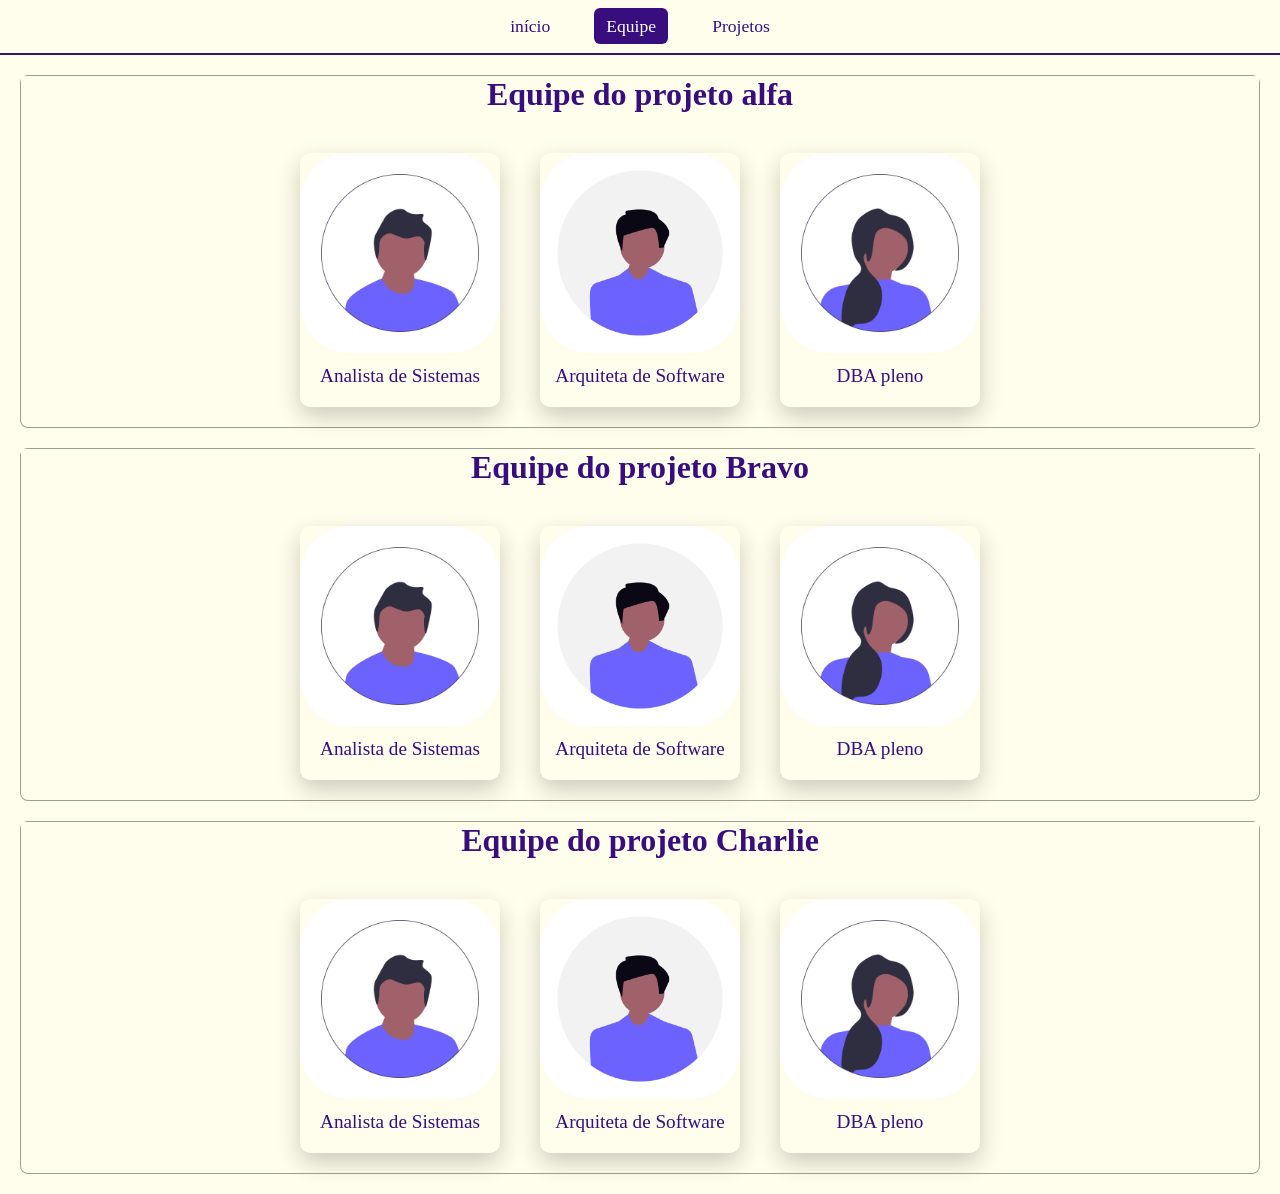
<file: 15 - CSS/index.html>
<!DOCTYPE html>
<html lang="en">

<head>
    <meta charset="UTF-8">
    <meta name="viewport" content="width=device-width, initial-scale=1.0">
    <link rel="stylesheet" href="./css/style.css">
    <title>Box</title>
</head>

<body>
    <header class="cabecalho">
        <nav arial-label="Navegação principal">
            <ul class="nav-lista">
                <li>
                    <a href="#">início</a>
                </li>
                <li>
                    <a href="#" aria-current="equipe">Equipe</a>
                </li>
                <li>
                    <a href="#">Projetos</a>
                </li>
            </ul>
        </nav>
    </header>

    <section class="container-cards">
        <h2 id="titulo-membros">Equipe do projeto alfa</h2>

        <figure class="card-membro">
            <img class="imagens" src="./img/persona-1.png" alt="Analista de Sistemas Junior">
            <figcaption>Analista de Sistemas</figcaption>
        </figure>

        <figure class="card-membro">
            <img class="imagens" src="./img/persona-2.png" alt="Analista de Sistemas Junior">
            <figcaption>Arquiteta de Software</figcaption>
        </figure>

        <figure class="card-membro">
            <img class="imagens" src="./img/persona-3.png" alt="Analista de Sistemas Junior">
            <figcaption>DBA pleno</figcaption>
        </figure>
    </section>

    <section class="container-cards">
        <h2 id="titulo-membros">Equipe do projeto Bravo</h2>

        <figure class="card-membro">
            <img class="imagens" src="./img/persona-1.png" alt="Analista de Sistemas Junior">
            <figcaption>Analista de Sistemas</figcaption>
        </figure>

        <figure class="card-membro">
            <img class="imagens" src="./img/persona-2.png" alt="Analista de Sistemas Junior">
            <figcaption>Arquiteta de Software</figcaption>
        </figure>

        <figure class="card-membro">
            <img class="imagens" src="./img/persona-3.png" alt="Analista de Sistemas Junior">
            <figcaption>DBA pleno</figcaption>
        </figure>
    </section>

    <section class="container-cards">
        <h2 id="titulo-membros">Equipe do projeto Charlie</h2>

        <figure class="card-membro">
            <img class="imagens" src="./img/persona-1.png" alt="Analista de Sistemas Junior">
            <figcaption>Analista de Sistemas</figcaption>
        </figure>

        <figure class="card-membro">
            <img class="imagens" src="./img/persona-2.png" alt="Analista de Sistemas Junior">
            <figcaption>Arquiteta de Software</figcaption>
        </figure>

        <figure class="card-membro">
            <img class="imagens" src="./img/persona-3.png" alt="Analista de Sistemas Junior">
            <figcaption>DBA pleno</figcaption>
        </figure>
    </section>
</body>
</html>
</file>
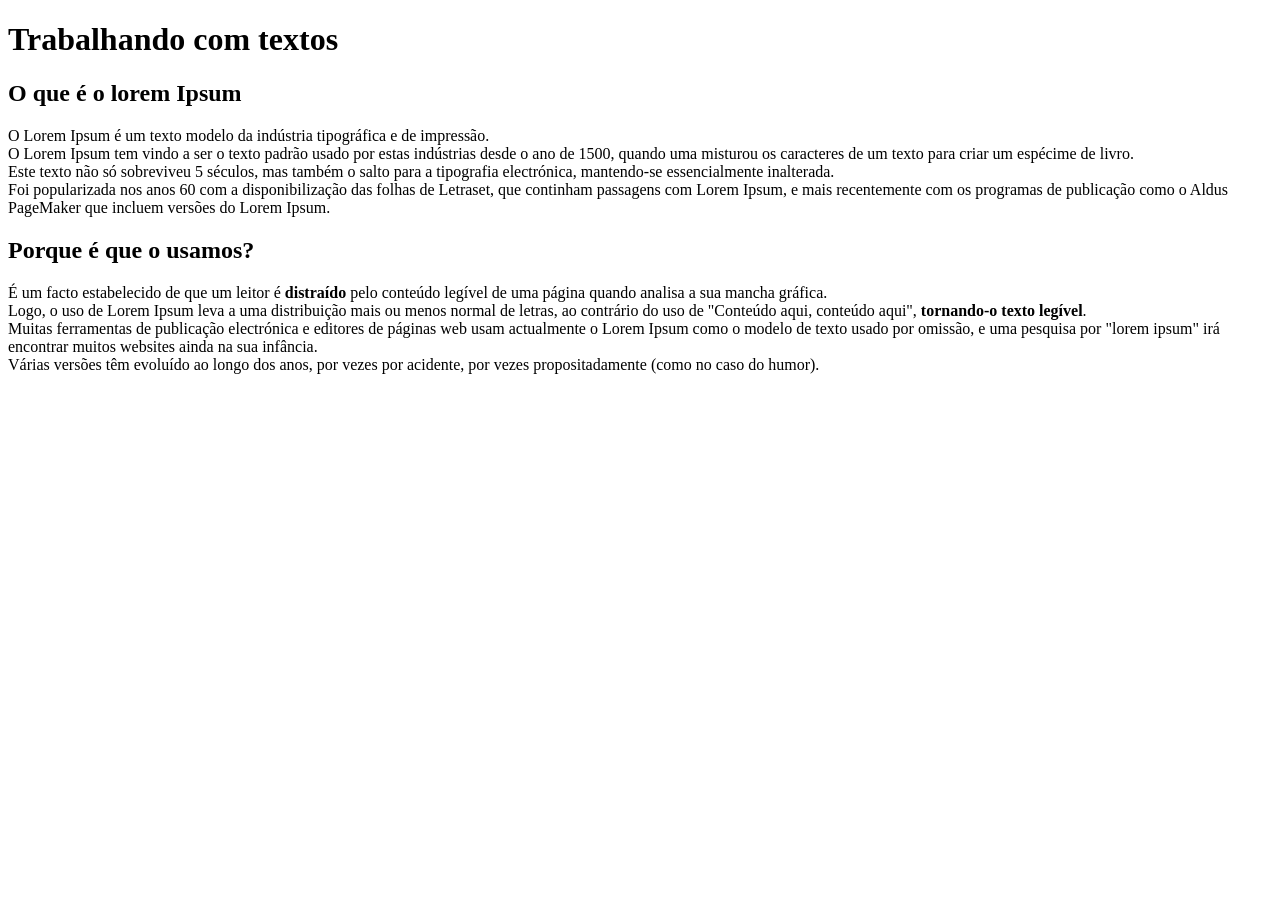
<file: 03-textos/exemplos/index.html>
<!DOCTYPE html>
<html lang="en">
<head>
    <meta charset="UTF-8">
    <meta name="viewport" content="width=device-width, initial-scale=1.0">
    <title>Document</title>
</head>
<body>
    <h1>Trabalhando com textos</h1>

    <!--SITE PARA TEXTOS ALEATORIOS-->
    <!--https://www.lipsum.com/-->

    <h2>O que é o lorem Ipsum</h2>

    <p> O Lorem Ipsum é um texto modelo da indústria tipográfica e de impressão.<br>
         O Lorem Ipsum tem vindo a ser o texto padrão usado por estas indústrias desde o ano de 1500, quando uma misturou os caracteres de um texto para criar um espécime de livro.<br>
          Este texto não só sobreviveu 5 séculos, mas também o salto para a tipografia electrónica, mantendo-se essencialmente inalterada.<br>
           Foi popularizada nos anos 60 com a disponibilização das folhas de Letraset, que continham passagens com Lorem Ipsum, e mais recentemente com os programas de publicação como o Aldus PageMaker que incluem versões do Lorem Ipsum.</p>

   <h2>Porque é que o usamos?</h2>

   <p>É um facto estabelecido de que um leitor é <b>distraído</b> pelo conteúdo legível de uma página quando analisa a sua mancha gráfica.<br>
     Logo, o uso de Lorem Ipsum leva a uma distribuição mais ou menos normal de letras, ao contrário do uso de "Conteúdo aqui, conteúdo aqui", <strong> tornando-o texto legível</strong>.<br>
      Muitas ferramentas de publicação electrónica e editores de páginas web usam actualmente o Lorem Ipsum como o modelo de texto usado por omissão, e uma pesquisa por "lorem ipsum" irá encontrar muitos websites ainda na sua infância.<br>
       Várias versões têm evoluído ao longo dos anos, por vezes por acidente, por vezes propositadamente (como no caso do humor).</p>
</body>
</html>
</file>
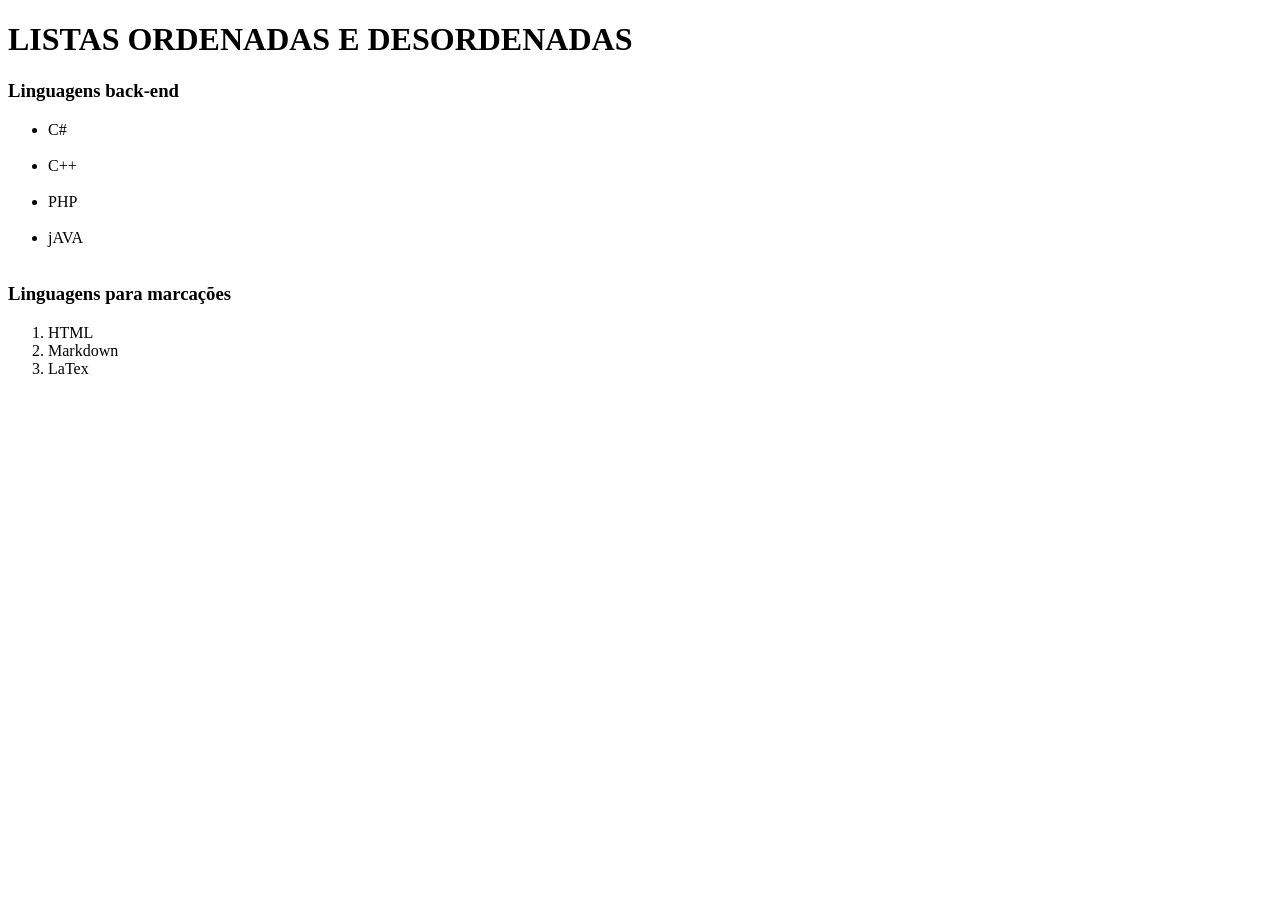
<file: 06-listas/exemplos/index.html>
<!DOCTYPE html>
<html lang="pt-br">
<head>
    <meta charset="UTF-8">
    <META name="viewport" content="width=device-width, initial-scale=1.0">
    <title>Trabalhando com Listas</title>
</head>
<body>
    <h1>LISTAS ORDENADAS E DESORDENADAS</h1>

    <h3>Linguagens back-end</h3>

    <ul>
        <li>C#</li><br>
        <li>C++</li><br>
        <li>PHP</li><br>
        <li>jAVA</li><br>
    </ul>

    <h3>Linguagens para marcações</h3>

    <ol>
        <li>HTML</li>
        <li>Markdown</li>
        <li>LaTex</li>
    </ol>
    
</body>
</html>
</file>
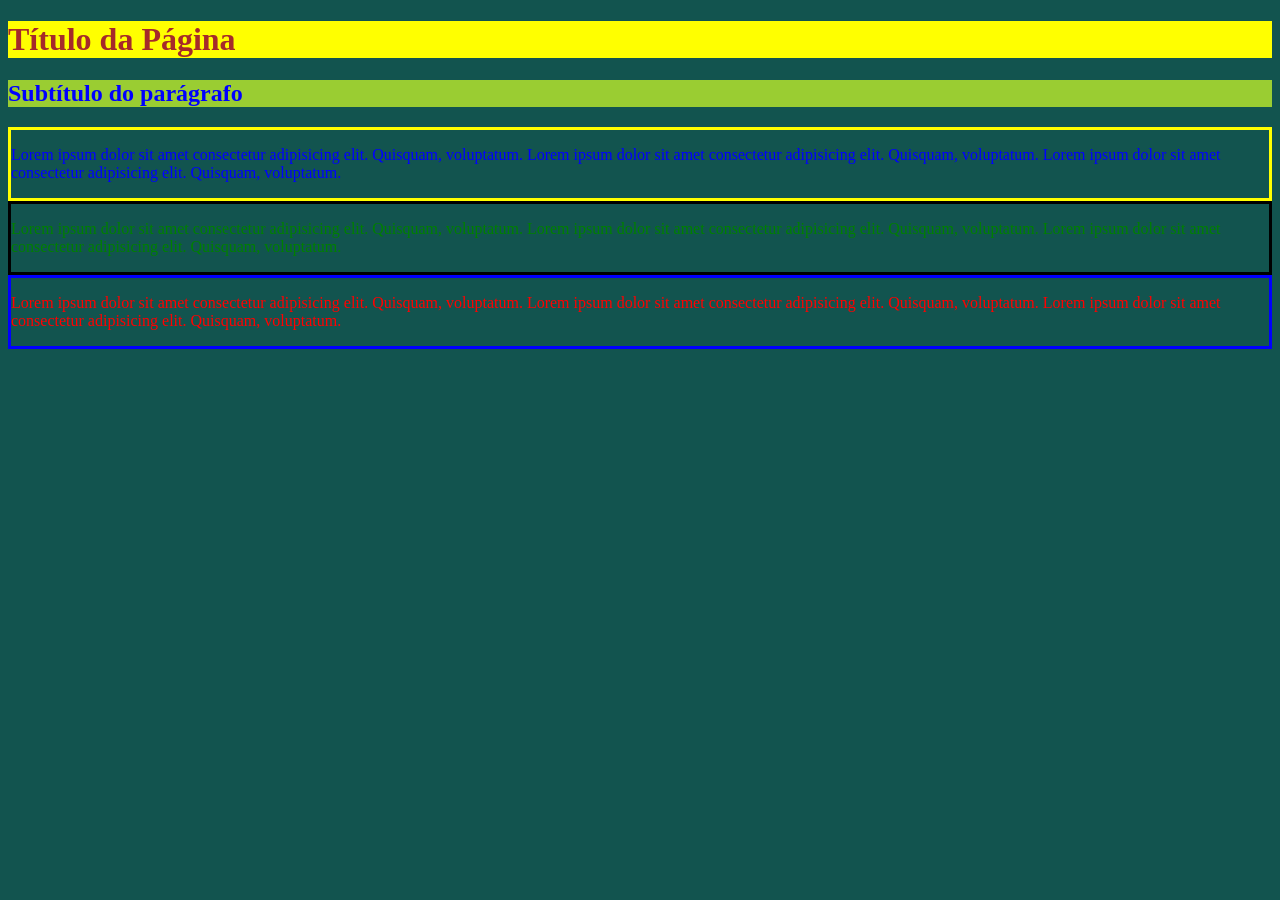
<file: 12-html5-recursos/exemplos/index.html>
<!DOCTYPE html>
<html lang="pt-br">
<head>
    <meta charset="UTF-8">
    <meta name="viewport" content="width=device-width, initial-scale=1.0">
    <title>CSS-introdução</title>

    <style>

        *{
            background: #12544F;
        }

        #Paragrafo-Azul{
            color: blue;
            font-size: medium;
            border: solid;
            border-color: yellow;
        }

        #Paragrafo-verde{
            color: green;
            font-size: medium;
            border: solid;
            border-color: black;
        }

        #Paragrafo-vermelho{
            color: red;
            font-size: medium;
            border: solid;
            border-color: blue;
        }

    </style>

</head>
<body>
    <h1 style="color:brown; background-color:yellow">Título da Página</h1>

    <h2 style="color: blue; background-color: yellowgreen">Subtítulo do parágrafo</h2>

    <section id="Paragrafo-Azul">

        <p>
        Lorem ipsum dolor sit amet consectetur adipisicing elit. Quisquam, voluptatum. 
        Lorem ipsum dolor sit amet consectetur adipisicing elit. 
        Quisquam, voluptatum. Lorem ipsum dolor sit amet consectetur adipisicing elit. 
        Quisquam, voluptatum.
        </p>

    </section>

    <section id="Paragrafo-verde">

        <p>
        Lorem ipsum dolor sit amet consectetur adipisicing elit. Quisquam, voluptatum. 
        Lorem ipsum dolor sit amet consectetur adipisicing elit. 
        Quisquam, voluptatum. Lorem ipsum dolor sit amet consectetur adipisicing elit. 
        Quisquam, voluptatum.
        </p>

    </section>
    
    <section id="Paragrafo-vermelho">

        <p>
        Lorem ipsum dolor sit amet consectetur adipisicing elit. Quisquam, voluptatum. 
        Lorem ipsum dolor sit amet consectetur adipisicing elit. 
        Quisquam, voluptatum. Lorem ipsum dolor sit amet consectetur adipisicing elit. 
        Quisquam, voluptatum.
        </p>

    </section>
    
</body>
</html>
</file>
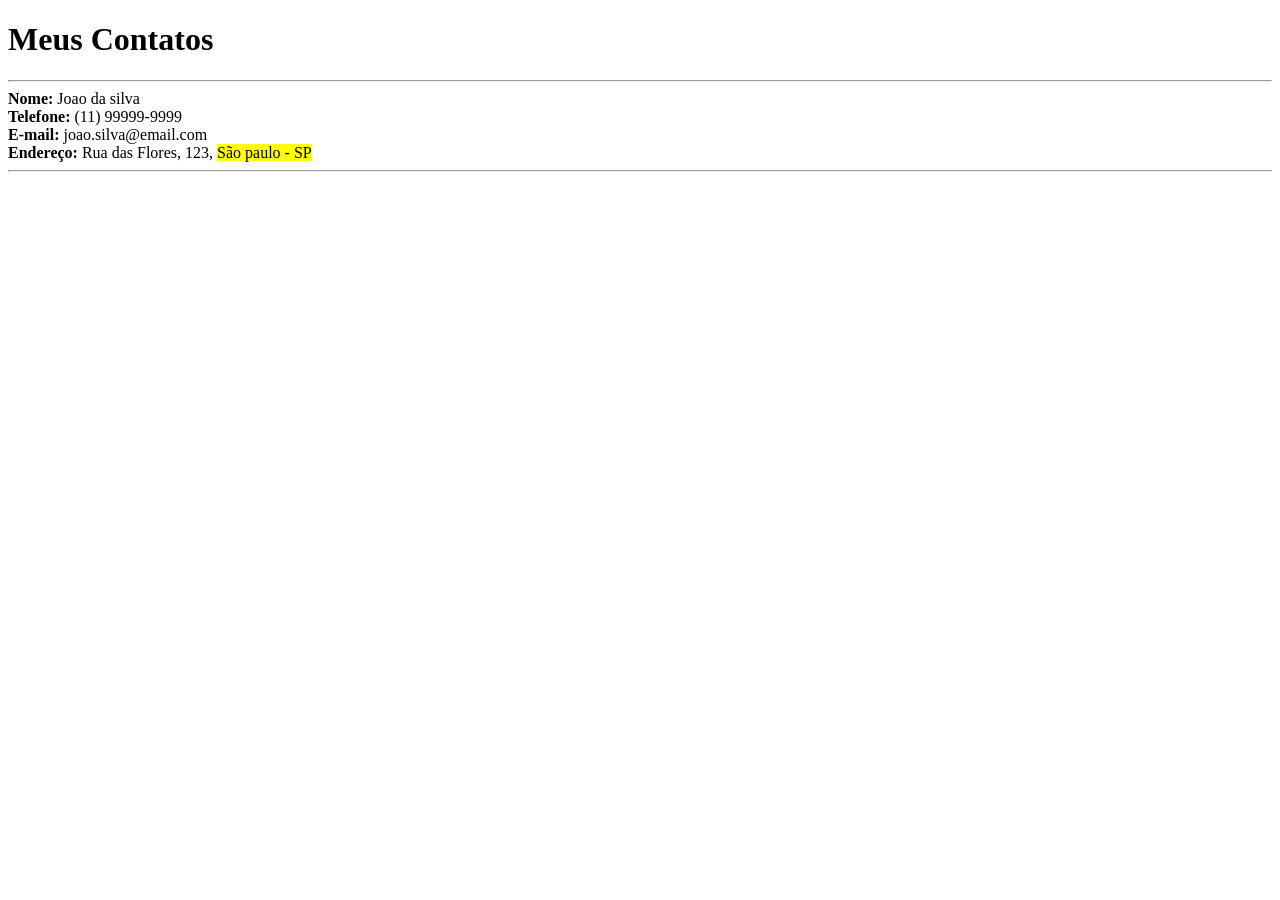
<file: 03-textos/exemplos/contatos.html>
<!DOCTYPE html>
<html lang="en">
<head>
    <meta charset="UTF-8">
    <meta name="viewport" content="width=device-width, initial-scale=1.0">
    <title>Document</title>
</head>
<body>
    <h1>Meus Contatos</h1>
    <hr>
    <strong>Nome:</strong> Joao da silva<br>
    <strong>Telefone:</strong> (11) 99999-9999<br>
    <strong>E-mail:</strong>
    <span>joao.silva@email.com</span><br>
    <strong>Endereço:</strong> Rua das Flores, 123, <mark>São paulo - SP<mark></mark>
    <hr>
</p>
    
</body>
</html>
</file>
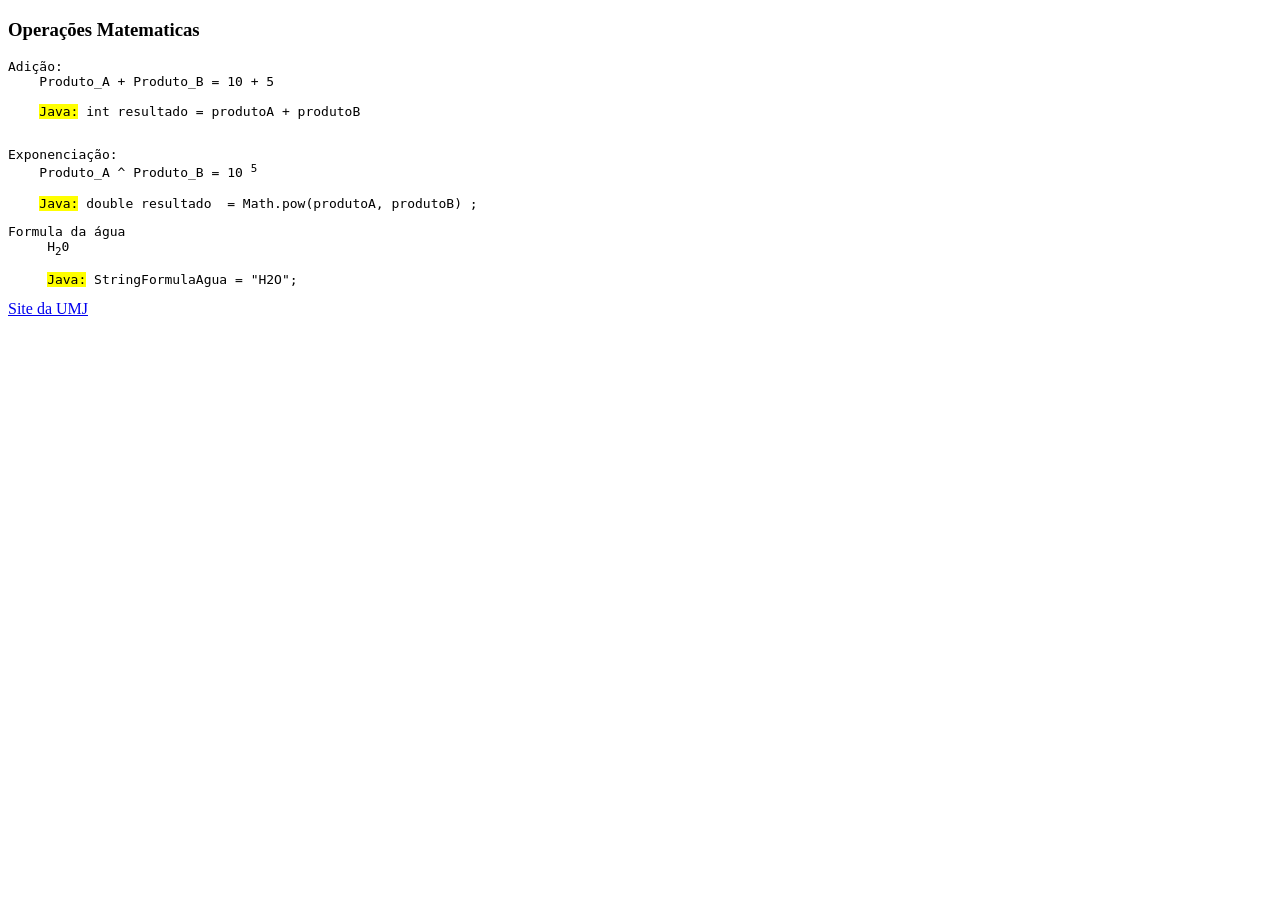
<file: 03-textos/exemplos/op-matematica.html>
<!DOCTYPE html>
<html lang="en">
<head>
    <meta charset="UTF-8">
    <meta name="viewport" content="width=device-width, initial-scale=1.0">
    <title>Operações Matematicas</title>
</head>
<body>
    <h3>Operações Matematicas</h3>

    <pre>Adição:
    Produto_A + Produto_B = 10 + 5<br>
    <mark>Java:</mark> int resultado = produtoA + produtoB
    </pre>
<pre>Exponenciação:
    Produto_A ^ Produto_B = 10 <sup>5</sup><br>
    <mark>Java:</mark> double resultado  = Math.pow(produtoA, produtoB) ; 
</pre>

<pre>Formula da água
     H<sub>2</sub>0 <br>
     <mark>Java:</mark> StringFormulaAgua = "H2O";
</pre>
<a href="https://umj.edu.br">Site da UMJ</a>




</body>
</html>
</file>
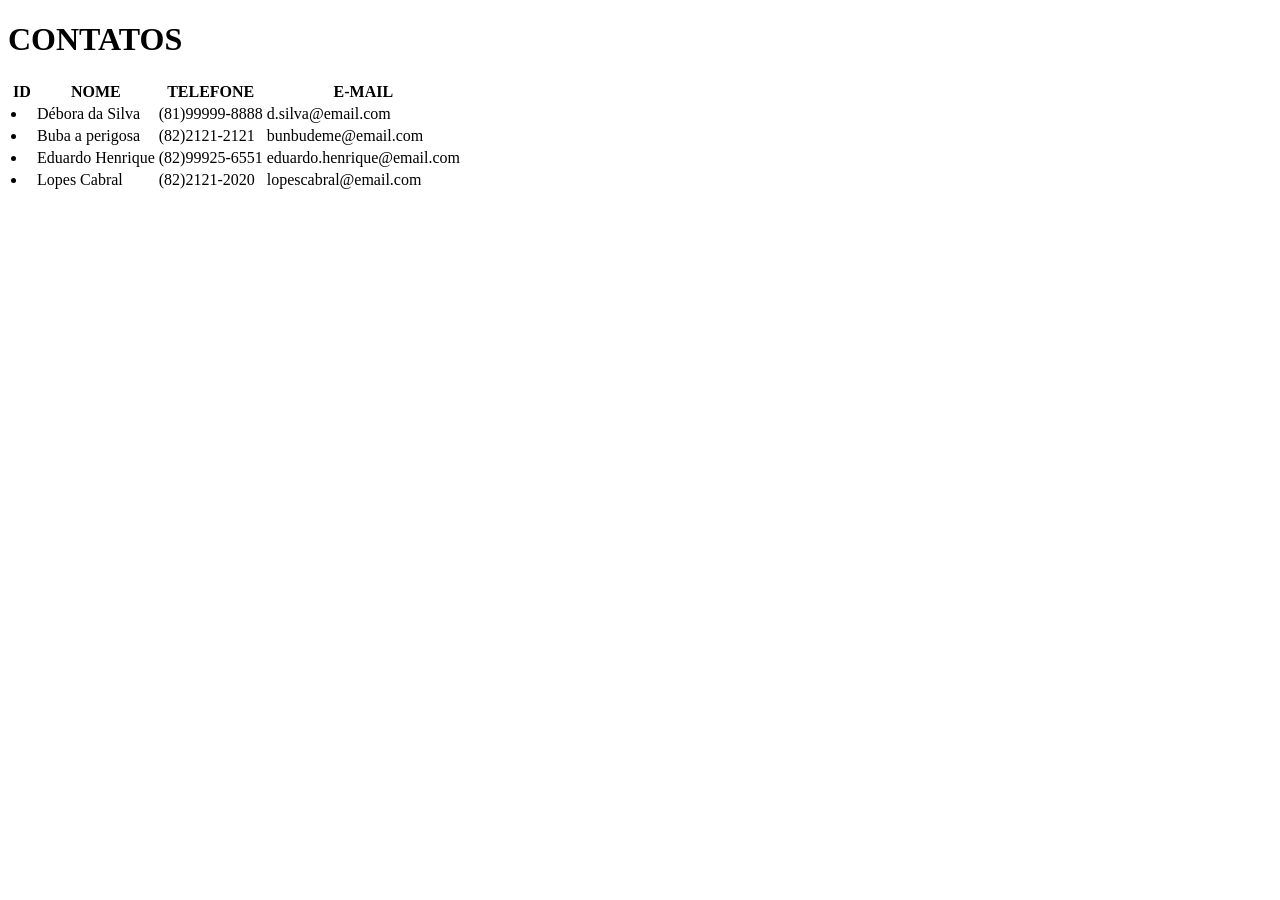
<file: 07-tabelas/exemplos/tabelas.html>
<!DOCTYPE html>
<html lang="pt-br">
<head>
    <meta charset="UTF-8">
    <META name="viewport" content="width=device-width, initial-scale=1.0">
    <title>Trabalhando com Tabelas</title>
</head>
<body>
    <h1>CONTATOS</h1>
    <table> 
        <tr> <!-- tag para linha -->
            <th>ID</th>
            <th>NOME</th>
            <th>TELEFONE</th> <!-- tag para coluna -->
            <th>E-MAIL</th>
        </tr>
        
        <tr>
            <td><li></li></td>
            <td>Débora da Silva</td>
            <td>(81)99999-8888</td>
            <td>d.silva@email.com</td>
        </tr>
        <tr>
            <td><li></li></td>
            <td>Buba a perigosa</td>
            <td>(82)2121-2121</td>
            <td>bunbudeme@email.com</td>
        </tr>
        <tr>
            <td><li></li></td>
            <td>Eduardo Henrique</td>
            <td>(82)99925-6551</td>
            <td>eduardo.henrique@email.com</td>
        </tr>
        <tr>
            <td><li></li></td>
            <td>Lopes Cabral</td>
            <td>(82)2121-2020</td>
            <td>lopescabral@email.com</td>
        </tr>
    </table>

</body>
</html>

<!--TD TAG PARA DADOS -->
<!--TH tag para coluna -->
<!--TR tag para linha -->
</file>
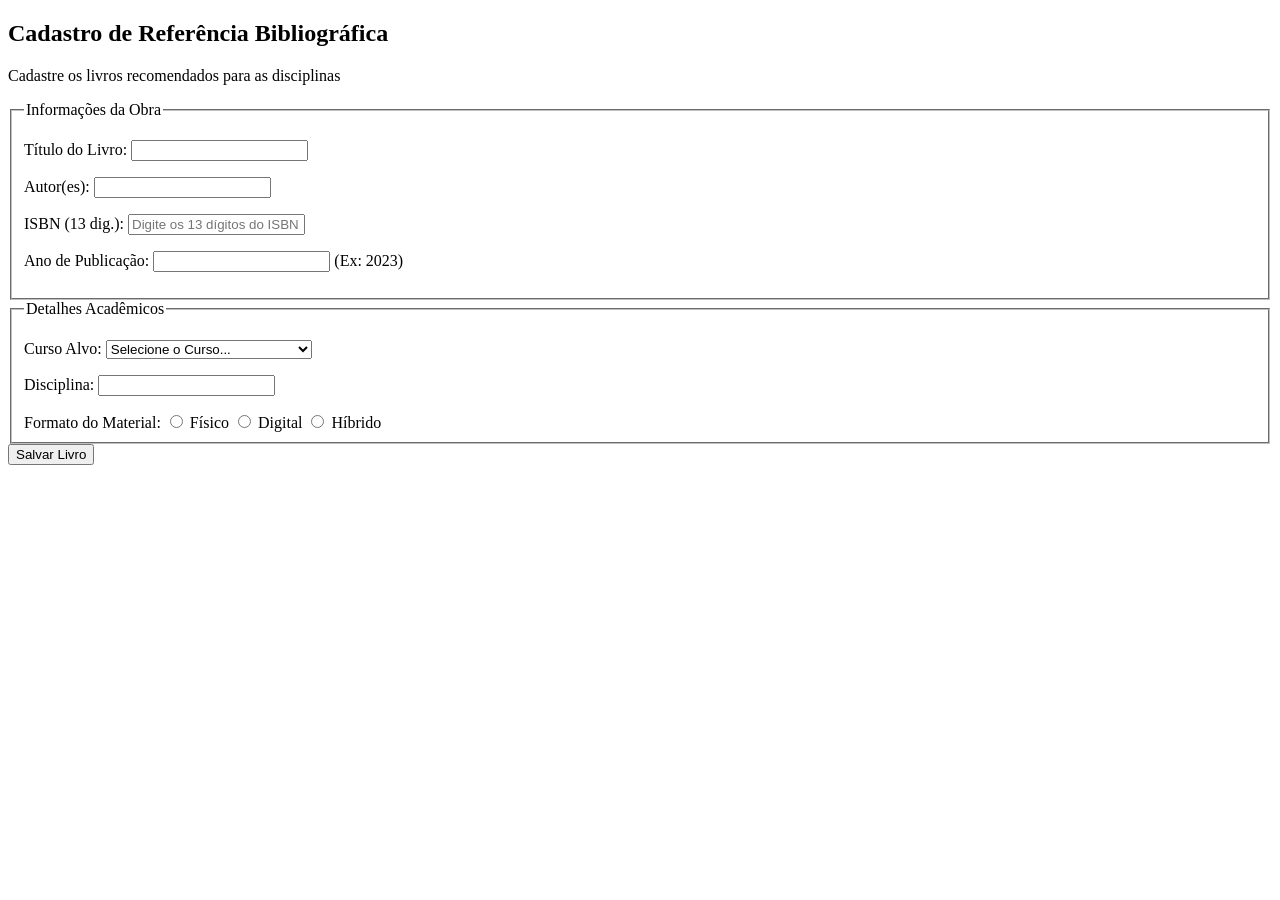
<file: 09-formularios/desafio/cadastro-livro.html>
<!DOCTYPE html>
<html lang="pt-br">
    <head>
        <meta charset="UTF-8">
        <meta name="viewport" content="width=device-width, initial-scale=1.0">
        <title>Cadastro de Livro</title>
    </head>
    
    <body>
        <main>
            <section>
                <header>
                    <h1>Cadastro de Referência Bibliográfica</h1>
                    <p>Cadastre os livros recomendados para as disciplinas</p>
                </header>

                <form action="/salvar-livro" method="post">
                    <fieldset>
                        <legend>Informações da Obra</legend>

                        <p>
                            <label for="titulo-do-livro">Título do Livro:</label>
                            <input type="text" name="titulo-do-livro" id="titulo-do-livro" 
                            required>
                        </p>

                        <p>
                            <label for="autores">Autor(es):</label>
                            <input type="text" name="autores" id="autores" 
                            required>
                        </p>

                        <p>
                            <label for="isbn">ISBN (13 dig.):</label>
                            <input type="text" name="isbn" id="isbn" 
                            pattern="[0-9]{13}" placeholder="Digite os 13 dígitos do ISBN" 
                            required>
                        </p>

                        <p>
                            <label for="ano-de-publicacao">Ano de Publicação:</label>
                            <input type="number" name="ano-de-publicacao" id="ano-de-publicacao" 
                            required> (Ex: 2023)
                        </p>

                    </fieldset>
                    
                    <fieldset>
                        
                        <legend>Detalhes Acadêmicos</legend>

                        <p>
                            <label for="curso-alvo">Curso Alvo:</label>
                            <select id="curso-alvo" name="curso-alvo" required>
                                <option value="">Selecione o Curso...</option>
                                <option value="engenharia-software">Engenharia de Software</option>
                                <option value="ads">Análise e Desenv. de Sistemas</option>
                                <option value="tronco-comum">Tronco Comum</option>
                            </select>
                        </p>

                        <p>
                            <label for="disciplina">Disciplina:</label>
                            <input type="text" name="disciplina" id="disciplina" 
                            required>
                        </p>
                        
                        <label for="formato-material">Formato do Material:</label>
                        <input type="radio" name="formato-material" id="fisico" value="fisico" required>
                        <label for="fisico">Físico</label>
                        <input type="radio" name="formato-material" id="digital" value="digital" required>
                        <label for="digital">Digital</label>
                        <input type="radio" name="formato-material" id="Hibrido" value="hibrido" required>
                        <label for="Hibrido">Híbrido</label>

                    </fieldset>

                    <button type="submit">Salvar Livro</button>

                </form>
            </section>
        </main>
    </body>
</html>
</file>
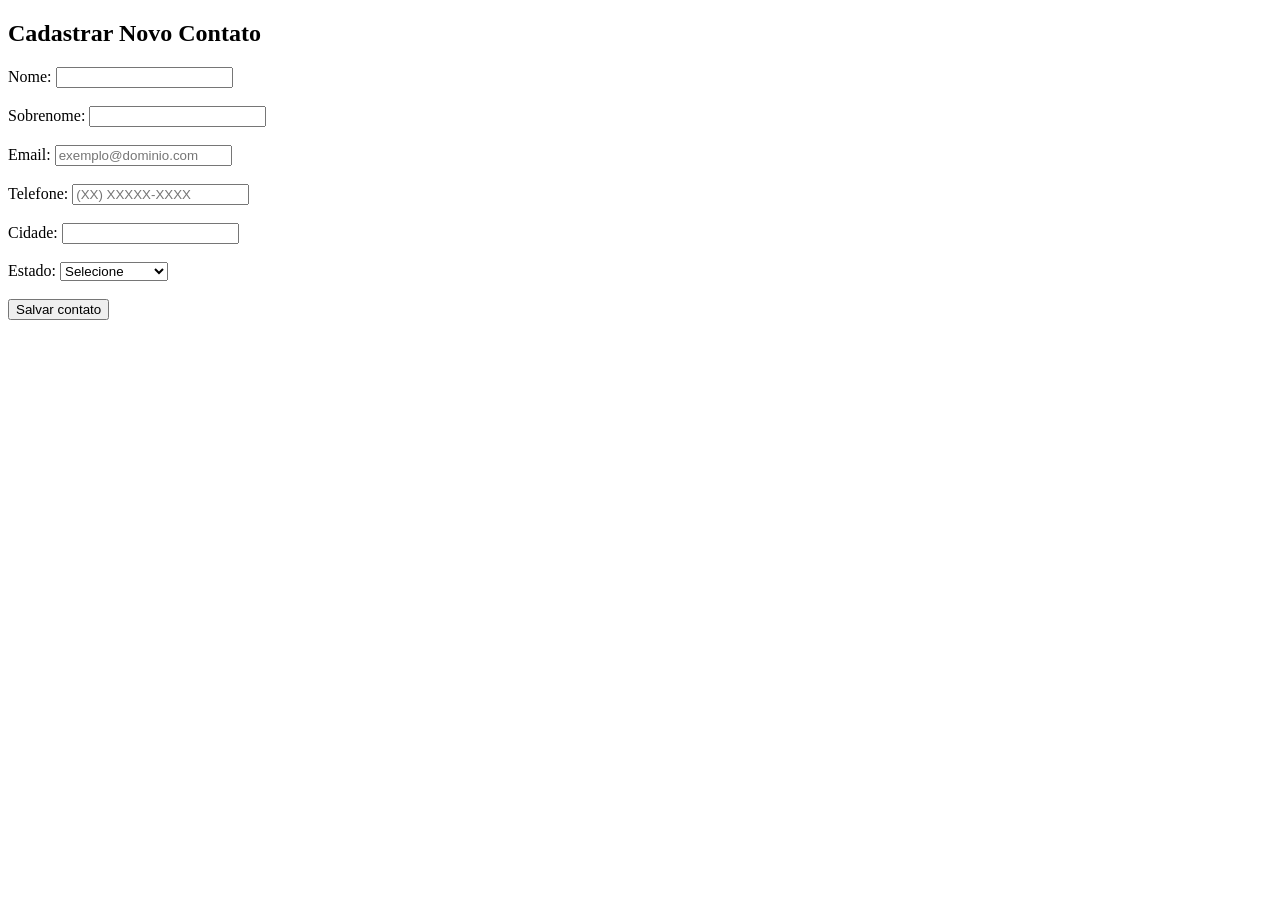
<file: 09-formularios/exemplos/contato.html>
<!DOCTYPE html>
<html lang="pt-br">
    <head>
        <meta charset="UTF-8">
        <meta name="viewport" content="width=device-width, initial-scale=1.0">
        <title>Cadastro de Contato</title>
    </head>
    <body>
        <h2>Cadastrar Novo Contato</h2>

        <!-- PASSO 1: ESTRUTURA BASE DO FORMULÁRIO -->
        <form action="/salvar-contato" method="post">

            <!-- PASSO 2: NOME E SOBRENOME -->
            <div>
                <label for="nome">Nome:</label>
                <input type="text" id="nome" name="nome" required>
            </div>
            <br>
            <div>
                <label for="sobrenome">Sobrenome:</label>
                <input type="text" id="sobrenome" name="sobrenome" required>
            </div>
            <br>

            <!-- PASSO 3: EMAIL com validação nativa do HTML5 -->
            <div>
                <label for="email">Email:</label>
                <input type="email" id="email" name="email" required placeholder="exemplo@dominio.com">
            </div>
            <br>

            <!-- PASSO 4: Telefone com máscara (Regex) via atributo pattern -->
             <div>
                <label for="telefone">Telefone:</label>
                <input type="tel" id="telefone" name="telefone" pattern="\(\d{2}\) \d{5}-\d{4}" placeholder="(XX) XXXXX-XXXX" title="O formato deve ser (XX) XXXXX-XXXX" required>     
             </div>
             <br>

             <!-- PASSO 5: Cidade e Esttado (Listbox) -->
             <div>
                <label for="cidade">Cidade:</label>
                <input type="text" id="cidade" name="cidade" required>
             </div>
             <br>
            <div>
                <label for="estado">Estado:</label>
                <select id="estado" name="estado" required>
                    <option value="">Selecione</option>
                    <option value="SP">São Paulo</option>
                    <option value="RJ">Rio de Janeiro</option>
                    <option value="MG">Minas Gerais</option>
                    <option value="ES">Espírito Santo</option>
                </select>
                <!-- Adicione mais estados conforme necessário -->
            </div>
            <br>

            <!--Passo6: Botão de submissão -->
            <button type="submit">Salvar contato</button>
        </form>

    </body>
</html>
</file>
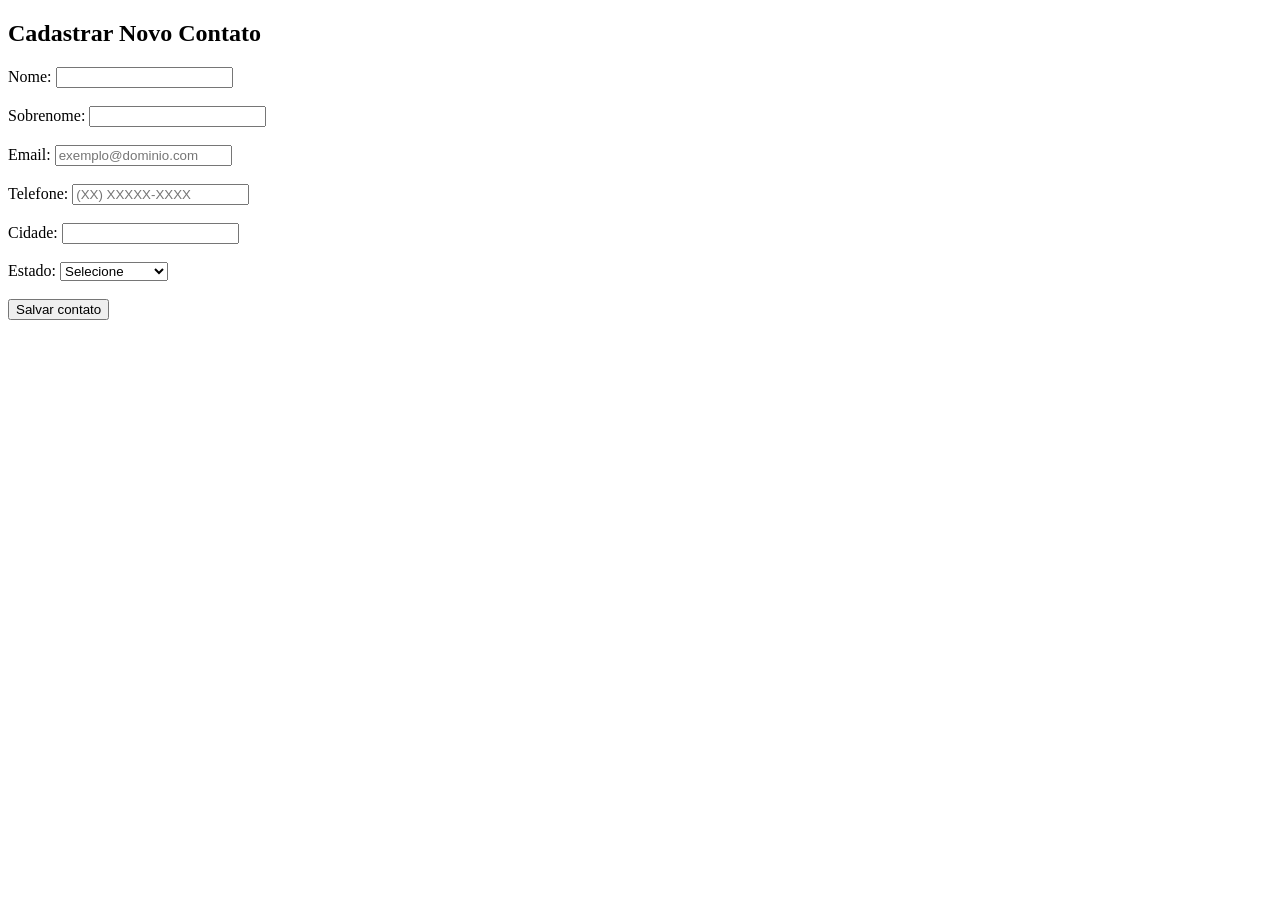
<file: 09-formularios/exemplos/contatov1.html>
<!DOCTYPE html>
<html lang="pt-br">
    <head>
        <meta charset="UTF-8">
        <meta name="viewport" content="width=device-width, initial-scale=1.0">
        <title>Cadastro de Contato</title>
    </head>
    <body>
        <h2>Cadastrar Novo Contato</h2>

        <!-- PASSO 1: ESTRUTURA BASE DO FORMULÁRIO -->
        <form action="/salvar-contato" method="post">

            <!-- PASSO 2: NOME E SOBRENOME -->
            <div>
                <label for="nome">Nome:</label>
                <input type="text" id="nome" name="nome" required>
            </div>
            <br>
            <div>
                <label for="sobrenome">Sobrenome:</label>
                <input type="text" id="sobrenome" name="sobrenome" required>
            </div>
            <br>

            <!-- PASSO 3: EMAIL com validação nativa do HTML5 -->
            <div>
                <label for="email">Email:</label>
                <input type="email" id="email" name="email" required placeholder="exemplo@dominio.com">
            </div>
            <br>

            <!-- PASSO 4: Telefone com máscara (Regex) via atributo pattern -->
             <div>
                <label for="telefone">Telefone:</label>
                <input type="tel" id="telefone" 
                name="telefone" pattern="\(\d{2}\) \d{5}-\d{4}" 
                placeholder="(XX) XXXXX-XXXX" 
                title="O formato deve ser (XX) XXXXX-XXXX" required>     
             </div>
             <br>

             <!-- PASSO 5: Cidade e Esttado (Listbox) -->
             <div>
                <label for="cidade">Cidade:</label>
                <input type="text" id="cidade" name="cidade" required>
             </div>
             <br>
            <div>
                <label for="estado">Estado:</label>
                <select id="estado" name="estado" required>
                    <option value="">Selecione</option>
                    <option value="SP">São Paulo</option>
                    <option value="RJ">Rio de Janeiro</option>
                    <option value="MG">Minas Gerais</option>
                    <option value="ES">Espírito Santo</option>
                </select>
                <!-- Adicione mais estados conforme necessário -->
            </div>
            <br>

            <!--Passo6: Botão de submissão -->
            <button type="submit">Salvar contato</button>
        </form>

    </body>
</html>
</file>
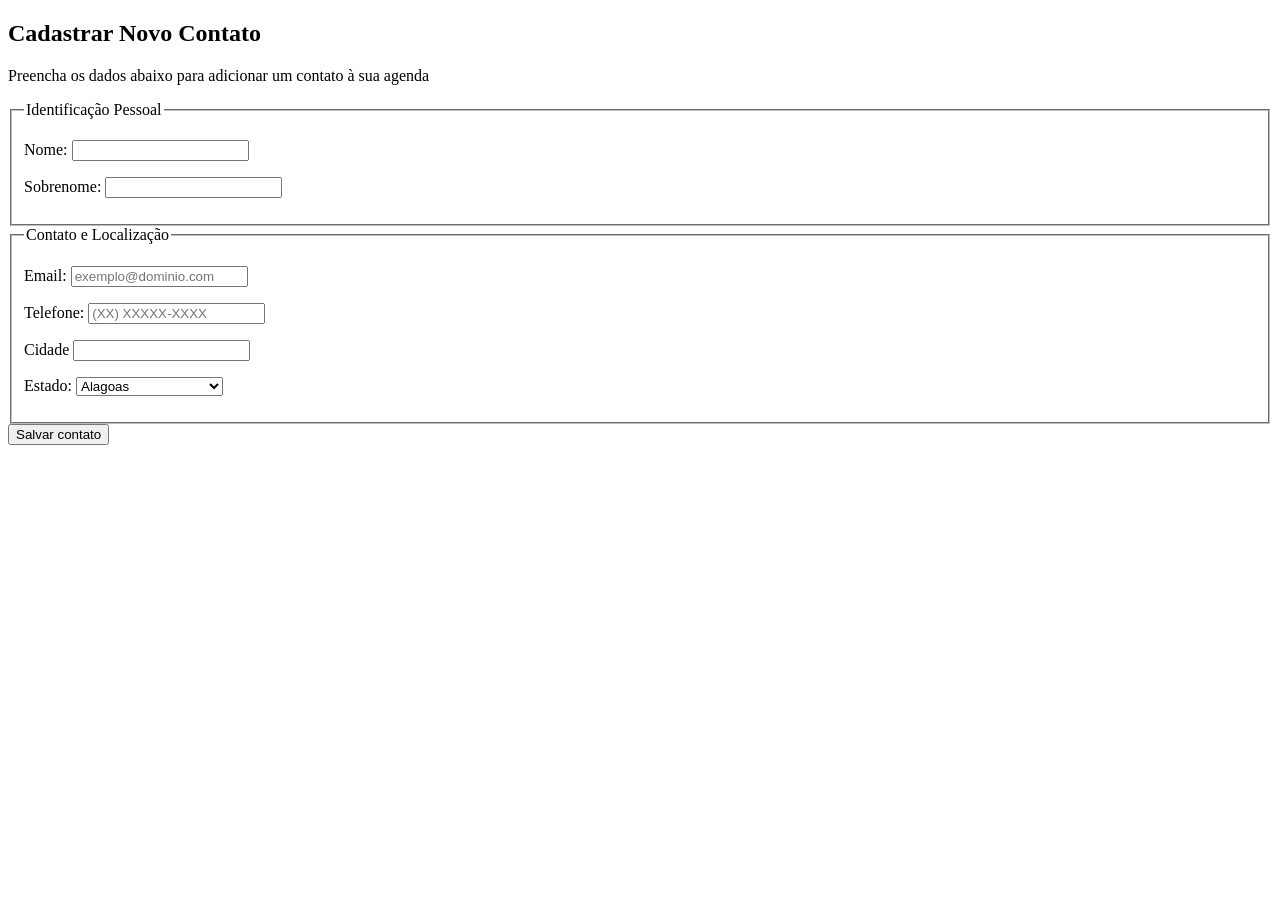
<file: 09-formularios/exemplos/contatov2.html>
<!DOCTYPE html>
<html lang="pt-br">
    <head>
        <meta charset="UTF-8">
        <meta name="viewport" content="width=device-width, initial-scale=1.0">
        <title>Cadastro de Contato - Semântico</title>
    </head>
    <body>
        <main>
            <section>
                <header>
                    <h2>Cadastrar Novo Contato</h2>
                    <p>Preencha os dados abaixo para adicionar um contato à sua agenda</p>
                </header>
                <form action="/salvar-contato" method="POST">

                    <!-- Agrupamento Semântico 1: Identificação -->
                    <fieldset>
                        <legend>Identificação Pessoal</legend>

                        <p>
                            <label for="nome">Nome:</label>
                            <input type="text" id="nome" name="nome" autocomplete="primeiro-nome"required>
                        </p>

                        <p>
                            <label for="Sobrenome">Sobrenome:</label>
                            <input type="text" id="Sobrenome" name="Sobrenome" autocomplete="family-name"required>
                        </p> 
                    </fieldset>

                    <!-- Agrupamento Semântico 2: Contato e Localização -->
                    <fieldset>
                        <legend>Contato e Localização</legend>

                        <p>
                            <label for="Email">Email:</label>
                            <input type="email" id="Email" name="Email" 
                            autocomplete="email"required placeholder="exemplo@dominio.com">
                        </p>

                        <p>
                            <label for="telefone">Telefone:</label>
                            <input type="tel" id="telefone" 
                            name="telefone" pattern="\(\d{2}\) \d{5}-\d{4}" 
                            placeholder="(XX) XXXXX-XXXX" 
                            title="O formato deve ser (XX) XXXXX-XXXX" autocomple="codigo-area" required>
                        </p>

                        <p>
                            <label for="cidade">Cidade</label>
                            <input type="text" id="cidade" name="cidade" 
                            autocomplete="endereco-cidade"required>
                        </p> 

                        <P>
                            <label for="estado">Estado:</label>
                            <select id="estado" name="estado" 
                            autocomplete="endereco-estado" required>
                                <option value="">Selecione um estado</option>
                                <option value="AC">Acre</option>
                                <option value="AL" selected>Alagoas</option>
                                <option value="AP">Amapá</option>
                                <option value="AM">Amazonas</option>
                                <option value="BA">Bahia</option>
                                <option value="CE">Ceará</option>
                                <option value="DF">Distrito Federal
                                </option>
                            </select>
                        </P>
                    </fieldset>

                    <button type="submit">Salvar contato</button>
                </form>
            </section>
        </main>
    </body>
</html>
</file>
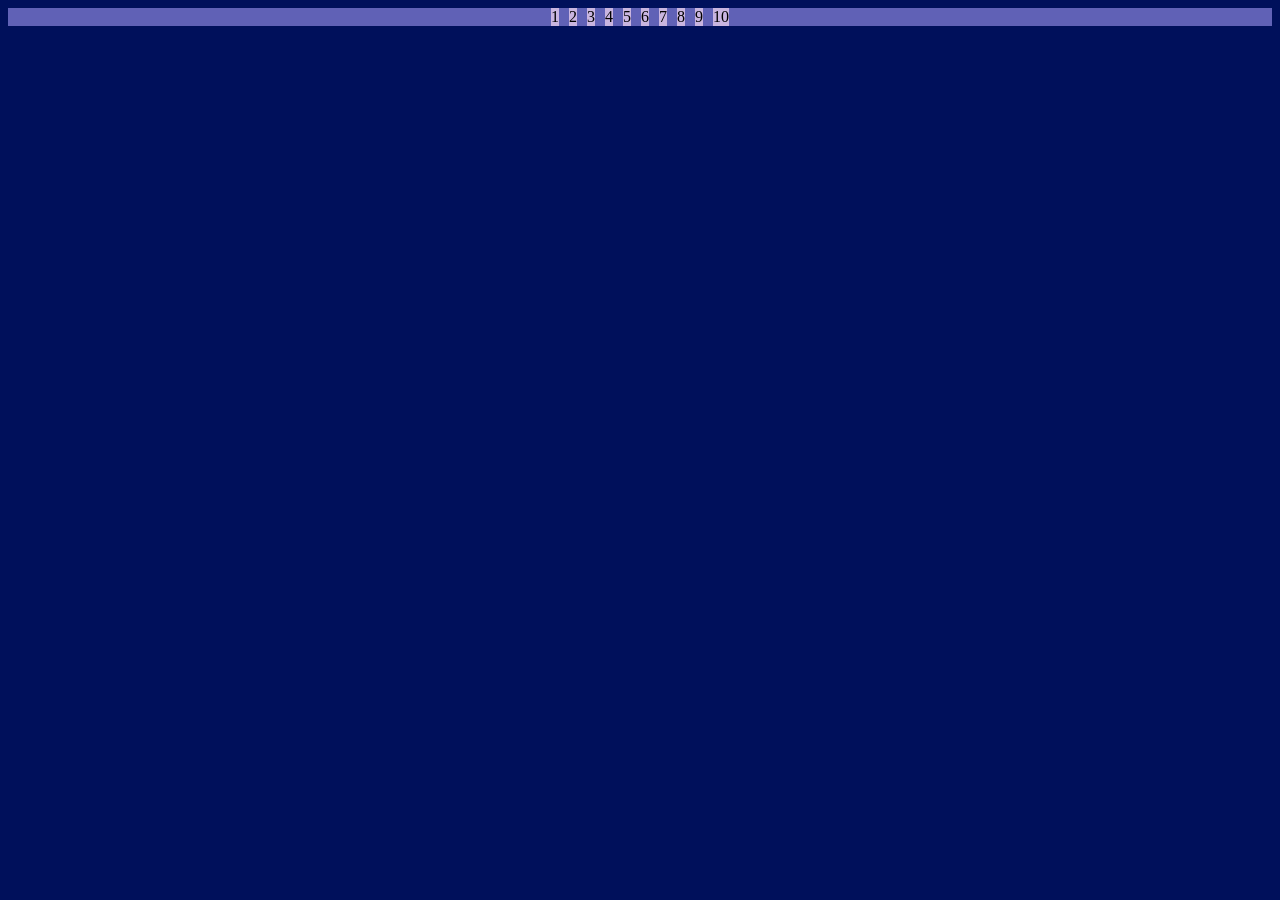
<file: 12-html5-recursos/exemplos/blocos-flex.html>
<!DOCTYPE html>
<html lang="pt-br">
<head>
    <meta charset="UTF-8">
    <meta name="viewport" content="width=device-width, initial-scale=1.0">
    <title>Blocos</title>
    <link rel="stylesheet" href="bloco.css">
</head>

<body>
    <main class="container">
        <article class="item">1</article>
        <article class="item">2</article>
        <article class="item">3</article>
        <article class="item">4</article>
        <article class="item">5</article>
        <article class="item">6</article>
        <article class="item">7</article>
        <article class="item">8</article>
        <article class="item">9</article>
        <article class="item">10</article>       
    </main>
</body>

</html>
</file>
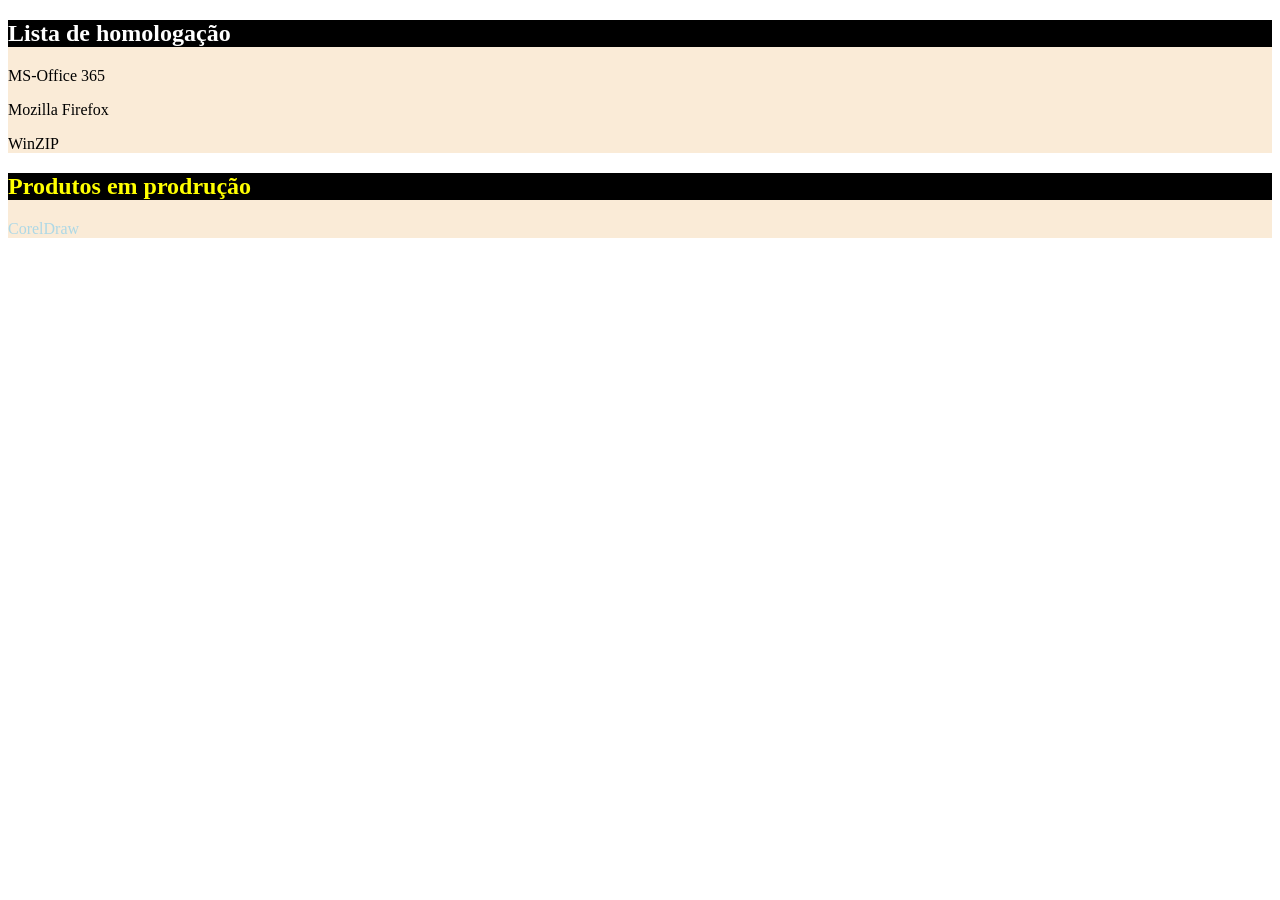
<file: 12-html5-recursos/exemplos/cores.html>
<!DOCTYPE html>
<html lang="pt-br">
<head>
    <meta charset="UTF-8">
    <meta name="viewport" content="width=device-width, initial-scale=1.0">
    <title>Cores</title>
    <link rel="stylesheet" href="style-cores.css">
</head>

<body>
    <main>
        <section class="homologacao">
            <h2 id="lh">Lista de homologação</h2>
            <p>MS-Office 365</p>
            <p>Mozilla Firefox</p>
            <p>WinZIP</p>
        </section>

        <section class="producao">
            <h2 id="pp">Produtos em prodrução</h2>
            <p id="p">CorelDraw</p>
        </section>
    </main>
</body>

</html>
</file>
<file: 15 - CSS/css/style.css>
* {
    margin: 0;
    padding: 0;
    box-sizing: border-box;
    background-color: #fffdeb;
}

.container-cards{
    display: flex;
    flex-wrap: wrap;
    justify-content: center;
    align-items: flex-start;
    gap: 2.5rem;
    margin: 20px;
    border-style: solid;
    border-color: #00000060;
    border-width: 1px;
    border-radius: 8px;
}

.container-cards #titulo-membros{
    width: 100%;
    text-align: center;
    font-size: 2rem;
    color: #380e7f;
}

.card-membro{
    border-radius: 10px;
    border-color: #edf2f6;
    box-shadow: #0003 0px 9.6px 23.04px 0px;
    display: flex;
    flex-direction: column;
    align-items: center;
    margin-bottom: 20px;
}

.card-membro img{
    width: 200px;
    height: 200px;
    border-radius: 50px;
    object-fit: cover;
}

figcaption{
    margin-top: 0.75rem;
    font-size: 1.2rem;
    color: #380e7f;
    text-align: center;
    margin-bottom: 20px;
}

.cabecalho{
    width: 100%;
    padding: 1rem 2rem;
    border-bottom: 2px solid #380e7f;
}

.nav-lista{
    display: flex;
    justify-content: center;
    align-items: center;
    gap: 2rem;
    list-style: none;
}

.nav-lista a{
    text-decoration: none;
    font-size: 1.1rem;
    font-weight: 500;
    color: #380e7f;
    padding: 0.5rem 0.75rem;
    border-radius: 6px;
}

/*Efeito hover apenas em links ativos/habilitados*/

.nav-lista a:not([aria-disabled="true"]):hover{
    background-color: rgba(56, 14, 127, 0.1);
}

/*Estilização direta pelo atributo semântico da página atual*/

.nav-lista a[aria-current="equipe"]{
    background-color: #380e7f;
    color: #ffffff;
}
</file>
<file: 12-html5-recursos/exemplos/bloco.css>
body{
    background-color: #00105B;
}

.container{
    display: flex;
    background-color: #6061B6;
    flex-direction: row;
    justify-content: center;
    /*justify-content: space-between;*/
    gap: 10px;
    flex-wrap: nowrap;
}

.container .item{
    background-color: #C9B5E0;
}
</file>
<file: 12-html5-recursos/exemplos/style-cores.css>
.homologacao, .producao{
    background-color: antiqueWhite;
}

.producao #p{
    color: lightBlue;
}

h2{
    background-color: black;
}

#lh{
    color: white; 
}

#pp{
    color: yellow;
}
</file>
